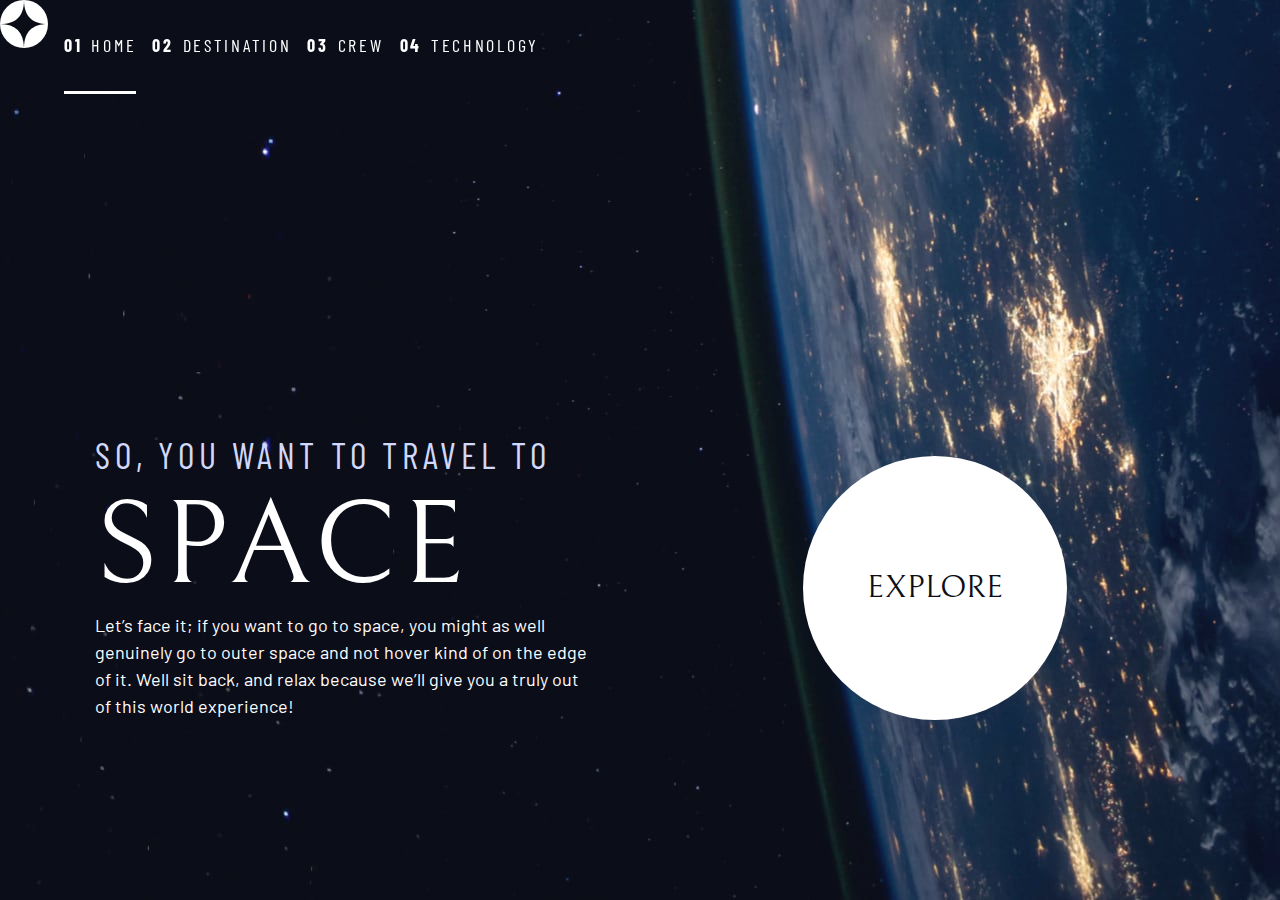
<file: index.html>
<!DOCTYPE html>
<html lang="en">

<head>
    <meta charset="UTF-8">
    <meta http-equiv="X-UA-Compatible" content="IE=edge">
    <meta name="viewport" content="width=device-width, initial-scale=1.0">
    <!-- Google fonts -->
    <link rel="preconnect" href="https://fonts.googleapis.com">
    <link rel="preconnect" href="https://fonts.gstatic.com" crossorigin>
    <link
        href="https://fonts.googleapis.com/css2?family=Barlow+Condensed:wght@400;700&family=Bellefair&family=Barlow:wght@400;700&display=swap"
        rel="stylesheet">
    <link rel="stylesheet" href="index.css">
    <link rel="icon" type="image/png" sizes="32x32" href="./assets/favicon-32x32.png">
    <title>Space tourism website</title>

    <script src="index.js" defer></script>
</head>

<body class="home">
    <header class="primary-header flex">
        <div>
            <img src="./assets/shared/logo.svg" alt="space tourism logo" class="logo">
        </div>
        <button class="mobile-nav-toggle" aria-controls="primary-navigation"><span class="sr-only" aria-expanded="false">Menu</span></button>
        <nav>
            <ul id="primary-navigation" data-visible="false" class="primary-navigation underline-indicators flex">
                <li class="active">
                    <a class="uppercase ff-sans-cond text-white letter-spacing-2"
                        href="index.html"><span>01</span>Home</a>
                </li>
                <li>
                    <a class="uppercase ff-sans-cond text-white letter-spacing-2"
                        href="destination.html"><span>02</span>Destination</a>
                </li>
                <li>
                    <a class="uppercase ff-sans-cond text-white letter-spacing-2"
                        href="crew.html"><span>03</span>Crew</a>
                </li>
                <li>
                    <a class="uppercase ff-sans-cond text-white letter-spacing-2"
                        href="technology.html"><span>04</span>Technology</a>
                </li>
            </ul>
        </nav>
    </header>

    <div class="grid-container grid-container--home">
        <div>
            <h1 class="text-light ffs-500 ff-sans-cond uppercase letter-spacing-1">So, you want to travel to
                <span class="d-block fs-900 ff-serif text-white">Space</span>
            </h1>
            <p>
                Let’s face it; if you want to go to space, you might as well genuinely go to
                outer space and not hover kind of on the edge of it. Well sit back, and relax
                because we’ll give you a truly out of this world experience!
            </p>
        </div>
        <div>
            <a href="#" class="large-button bg-white text-dark uppercase ff-serif">Explore</a>
        </div>
    </div>

</body>

</html>
</file>
<file: index.css>
/* ------------------ */
/* Custom properties  */
/* ------------------ */
:root {
  /* colors */
  --clr-dark: 230 35% 7%;
  --clr-light: 231 77% 90%;
  --clr-white: 0 0% 100%;
  /* font sizes */
  --fs-900: clamp(5rem, 8vw + 1rem, 9.375rem);
  --fs-800: 3.5rem;
  --fs-700: 1.5rem;
  --fs-600: 1rem;
  --fs-500: 1.75rem;
  --fs-400: 0.9375rem;
  --fs-300: 1rem;
  --fs-200: 0.875rem;

  /* font families */
  --ff-serif: "Bellefair", serif;
  --ff-sans-cond: "Barlow Condensed", sans-serif;
  --ff-sans-normal: "Barlow", sans-serif;
}

@media (min-width: 35em) {
  :root {
    --fs-800: 5rem;
    --fs-700: 2.5rem;
    --fs-600: 1.5rem;
    --fs-400: 1rem;
  }
}

@media (min-width: 45em) {
  :root {
    /* font sizes */
    --fs-800: 6.25rem;
    --fs-700: 3.5rem;
    --fs-600: 2rem;
    --fs-500: 1.75rem;
    --fs-400: 1.125rem;
    --fs-300: 1rem;
    --fs-200: 0.875rem;
  }
}

/* ------------------ */
/* Reset              */
/* ------------------ */

/* https://piccalil.li/blog/a-modern-css-reset/ */

/* Box sizing rules */
*,
*::before,
*::after {
  box-sizing: border-box;
}

/* Remove default margin */
body,
h1,
h2,
h3,
h4,
p,
figure,
blockquote,
dl,
dd {
  margin: 0;
}

/* Remove list styles on ul, ol elements with a list role, which suggests default styling will be removed */
ul[role='list'],
ol[role='list'] {
  list-style: none;
}

/* Set core root defaults */
html:focus-within {
  scroll-behavior: smooth;
}

h1,
h2,
h3,
h4,
h5,
h6,
p {
  font-weight: 400;
}

/* Set core body defaults */
body {
  font-family: var(--ff-sans-normal);
  font-size: var(--fs-400);
  color: hsl(var(--clr-white));
  background-color: hsl(var(--clr-dark));
  min-height: 100vh;
  text-rendering: optimizeSpeed;
  line-height: 1.5;
  display: grid;
  grid-template-rows: min-content 1fr;
  overflow-x: hidden;
}

/* A elements that don't have a class get default styles */
a:not([class]) {
  text-decoration-skip-ink: auto;
}

/* Make images easier to work with */
img,
picture {
  max-width: 100%;
  display: block;
}

/* Inherit fonts for inputs and buttons */
input,
button,
textarea,
select {
  font: inherit;
}

/* Remove all animations, transitions and smooth scroll for people that prefer not to see them */
@media (prefers-reduced-motion: reduce) {
  html:focus-within {
    scroll-behavior: auto;
  }

  *,
  *::before,
  *::after {
    animation-duration: 0.01ms !important;
    animation-iteration-count: 1 !important;
    transition-duration: 0.01ms !important;
    scroll-behavior: auto !important;
  }
}

/* ------------------ */
/* Utility classes           */
/* ------------------ */

.flex {
  display: flex;
  gap: var(--gap, 1rem);
}

.grid {
  display: grid;
  gap: var(--gap, 1rem);
}

.d-block {
  display: block;
}

.flow>*:where(:not(:first-child)) {
  margin-top: var(--flow-space, 1rem);
  /* *:not(:first-child) - margin for every sibling besides top one (same margins) */
}

.container {
  padding-inline: 2em;
  max-width: 80rem;
  margin-inline: auto;
}

.grid-container {
  display: grid;
  text-align: center;
  place-items: center;
  padding-inline: 1rem;
}

.grid-container * {
  max-width: 50ch;
}

@media (min-width: 45em) {
  .grid-container {
    text-align: left;
    column-gap: var(--container-gap, 2rem);
    grid-template-columns: minmax(1em, 1fr) repeat(2, minmax(0, 40rem)) minmax(1em, 1fr);
  }

  .grid-container>*:first-child {
    grid-column: 2;
  }

  .grid-container>*:last-child {
    grid-column: 3;
  }

  .grid-container--home {
    padding-bottom: max(6rem, 20vh);
    align-items: end;
  }
}


/* screen reader only */
.sr-only {
  position: absolute;
  width: 1px;
  height: 1px;
  padding: 0;
  margin: -1px;
  overflow: hidden;
  clip: rect(0, 0, 0, 0);
  white-space: nowrap;
  /*added line */
  border: 0;
}

/* colors */

.bg-dark {
  background-color: hsl(var(--clr-dark));
}

.bg-light {
  background-color: hsl(var(--clr-light));
}

.bg-white {
  background-color: hsl(var(--clr-white));
}

.text-dark {
  color: hsl(var(--clr-dark));
}

.text-light {
  color: hsl(var(--clr-light));
}

.text-white {
  color: hsl(var(--clr-white));
}

/* typography */

.ff-serif {
  font-family: var(--ff-serif);
}

.ff-sans-cond {
  font-family: var(--ff-sans-cond);
}

.ff-sans-normal {
  font-family: var(--ff-sans-normal);
}

.letter-spacing-1 {
  letter-spacing: 4.75px;
}

.letter-spacing-2 {
  letter-spacing: 2.7px;
}

.letter-spacing-3 {
  letter-spacing: 2.35px;
}

.uppercase {
  text-transform: uppercase;
}

.fs-900 {
  font-size: var(--fs-900);
}

.fs-800 {
  font-size: var(--fs-800);
}

.fs-700 {
  font-size: var(--fs-700);
}

.fs-600 {
  font-size: var(--fs-600);
}

.fs-500 {
  font-size: var(--fs-500);
}

.fs-400 {
  font-size: var(--fs-400);
}

.fs-300 {
  font-size: var(--fs-300);
}

.fs-200 {
  font-size: var(--fs-200);
}


.fs-900,
.fs-800,
.fs-700,
.fs-600 {
  line-height: 1.1;
}


.number-title {
  font-size: var(--fs-500);
  font-family: var(--ff-sans-cond);
  text-transform: uppercase;
  letter-spacing: 4.72px;
}

.number-title span {
  color: hsl(var(--clr-white) / .25);
  margin-right: .5em;
  font-weight: 700;
}

/* ------------------ */
/* Components  */
/* ------------------ */

.large-button {
  font-size: 2rem;
  text-decoration: none;
  border-radius: 50%;
  /* display: flex;
  justify-content: center;
  align-items: center;
  text-align: center;
  height: 200px;
  width: 200px; */
  display: inline-grid;
  place-items: center;
  aspect-ratio: 1;
  padding: 0 2em;
  position: relative;
  z-index: 1;
}

.large-button::after {
  content: '';
  position: absolute;
  z-index: -1;
  background: hsl(var(--clr-white) / .15);
  width: 100%;
  height: 100%;
  border-radius: inherit;
  opacity: 0;
  transition: opacity 500ms linear, transform 750ms ease-in-out;
}

.large-button:hover::after,
.large-button:focus::after {
  transform: scale(1.5);
  opacity: 1;
}

.primary-navigation {
  --underline-gap: 2rem;
  list-style: none;
  padding: 0;
  margin: 0;
  background: hsl( var(--clr-dark) / 0.95);
  /* backdrop-filter: blur(1.5rem); */
}

.mobile-nav-toggle {
  display: none;
}

/* if browser supports */
@supports (backdrop-filter: blur(1rem)) {
  .primary-navigation {
      background: hsl( var(--clr-white) / 0..05);
      backdrop-filter: blur(1.5rem);
  }
}

@media (max-width: 35rem) {
  .primary-navigation {
    --underline-gap: .5rem;
    list-style: none;
    position: fixed;
    z-index: 10;
    inset: 0 0 0 20%;
    padding: min(20rem, 15vh) 2rem;
    margin: 0;
    flex-direction: column;
    transform: translateX(100%);
    transition: transform 500ms ease-in-out;
  }

  .primary-navigation.underline-indicators > * {
    border: 0;
  }

  .primary-navigation[data-visible="true"] {
    transform: translate(0);
  }

  .mobile-nav-toggle {
    display: block;
    position: absolute;
    z-index: 20;
    right: 1rem;
    top: 2rem;
    background: transparent;
    background-image: url(./assets/shared/icon-hamburger.svg);
    background-repeat: no-repeat;
    background-position: center center;
    width: 1.5rem;
    aspect-ratio: 1;
    border: 0;
  }

  .mobile-nav-toggle[aria-expanded="true"] {
    background-image: url(./assets/shared/icon-close.svg);
  }

}

.primary-navigation a {
  text-decoration: none;
}

.primary-navigation a>span {
  color: hsl(var(--clr-white));
  margin-right: .5em;
  font-weight: 700;
}

.underline-indicators>* {
  padding: var(--underline-gap, 1rem) 0;
  border: 0;
  cursor: pointer;
  border-bottom: .2rem solid hsl(var(--clr-white) / 0);
}

.underline-indicators>*:hover,
.underline-indicators>*:focus {
  border-color: hsl(var(--clr-white) / .5);
}

.underline-indicators>.active,
.underline-indicators>[aria-selected="true"] {
  color: hsl(var(--clr-white) / 1);
  border-color: hsl(var(--clr-white) / 1);
}

.tab-list {
  --gap: 2.5rem;
}

.dot-indicators>* {
  cursor: pointer;
  border: 0;
  border-radius: 50%;
  aspect-ratio: 1;
  padding: .5em;
  background-color: hsl(var(--clr-white) / .25);
}

.dot-indicators>*:hover,
.dot-indicators>*:focus {
  background-color: hsl(var(--clr-white) / .5);
}

.dot-indicators>[aria-selected="true"] {
  background-color: hsl(var(--clr-white) / 1);
}

.number-indicators>* {
  cursor: pointer;
  border: 0;
  border-radius: 50%;
  width: 50px;
  height: 50px;
  display: flex;
  justify-content: center;
  align-items: center;
  color: hsl(var(--clr-white));
  border: 1px solid hsl(var(--clr-white) / .25);
  background-color: hsl(var(--clr-dark));
}

.number-indicators>*:hover,
.number-indicators>*:focus {
  border-color: hsl(var(--clr-white) / .5);
}

.number-indicators>[aria-selected="true"] {
  color: hsl(var(--clr-dark));
  background-color: hsl(var(--clr-white) / 1);
}

/* ------------------ */
/* Page specific      */
/* ------------------ */

body {
  background-size: cover;
  background-position: bottom center;
}

/* home */

.home {
  background-image: url(./assets/home/background-home-mobile.jpg);
}

@media (min-width: 35em) {
  .home {
    background-image: url(./assets/home/background-home-tablet.jpg);
  }
}

@media (min-width: 45em) {
  .home {
    background-image: url(./assets/home/background-home-desktop.jpg);
  }
}
</file>
